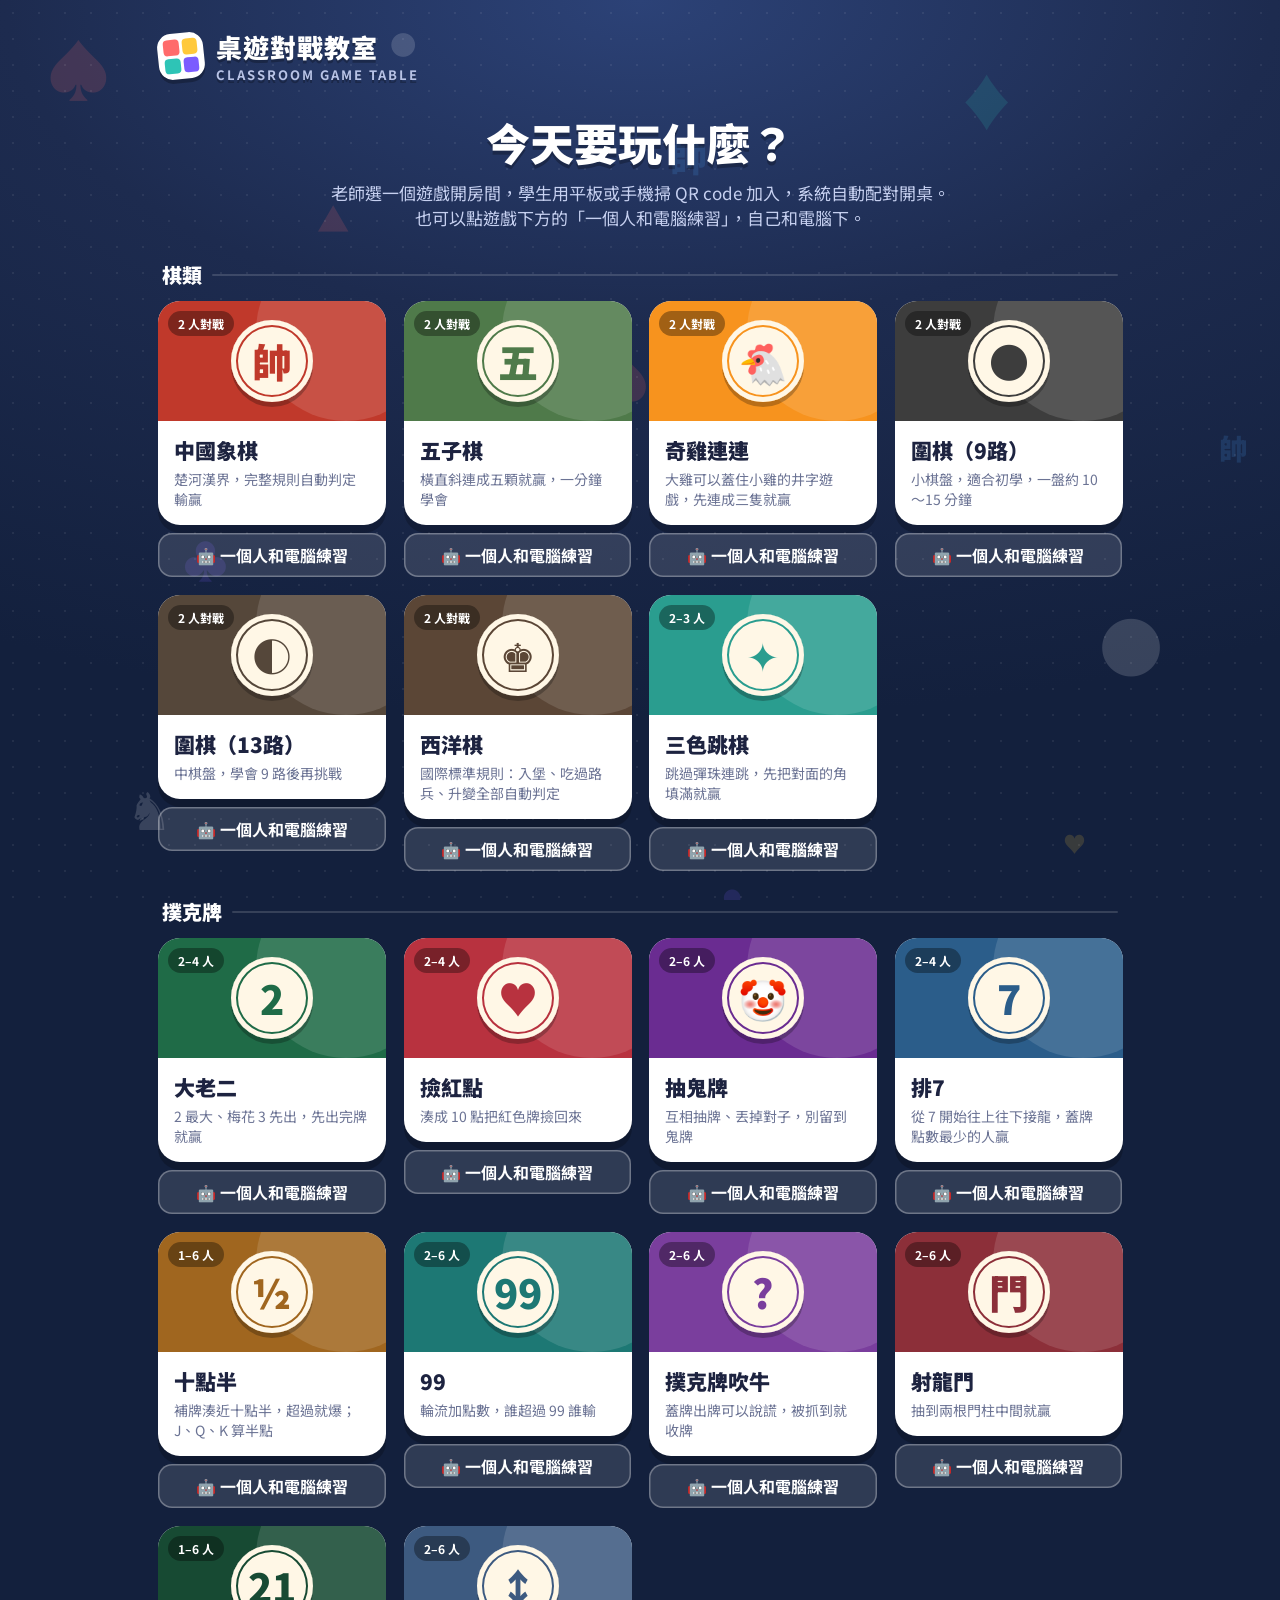
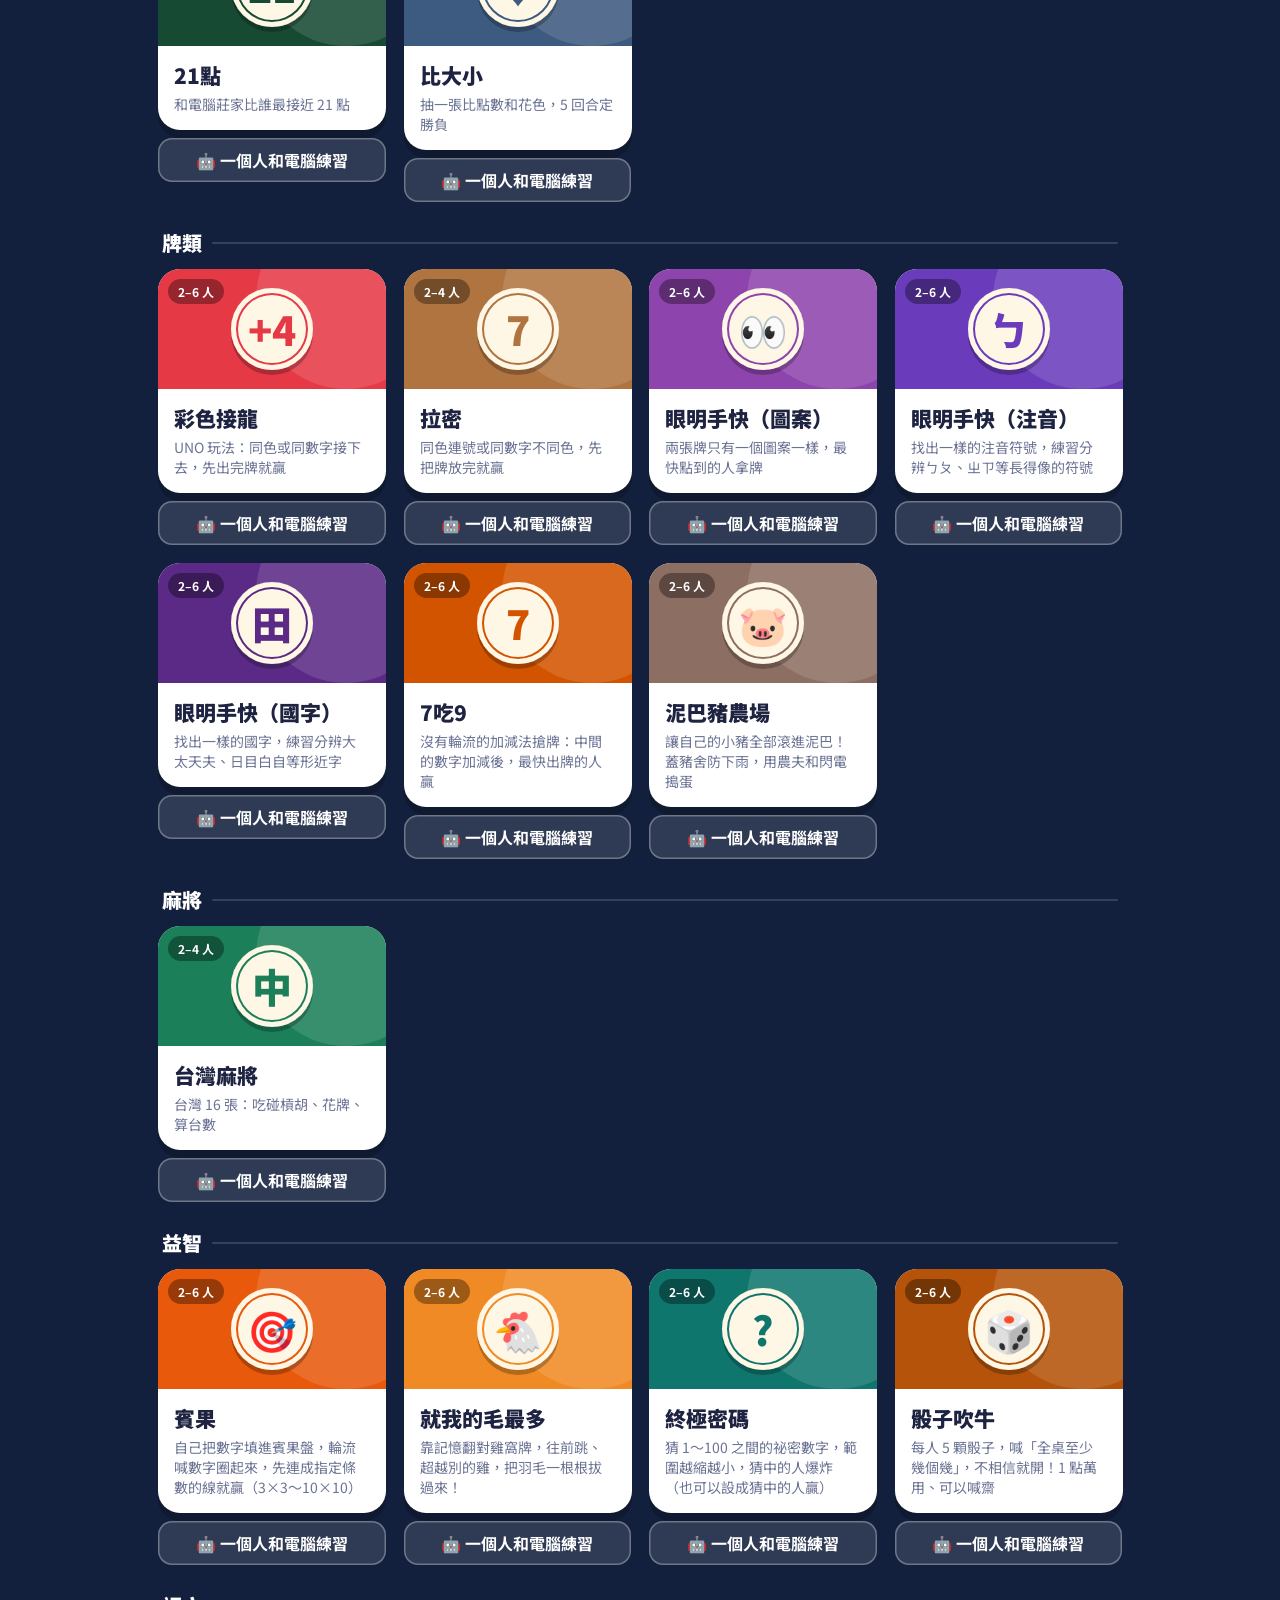
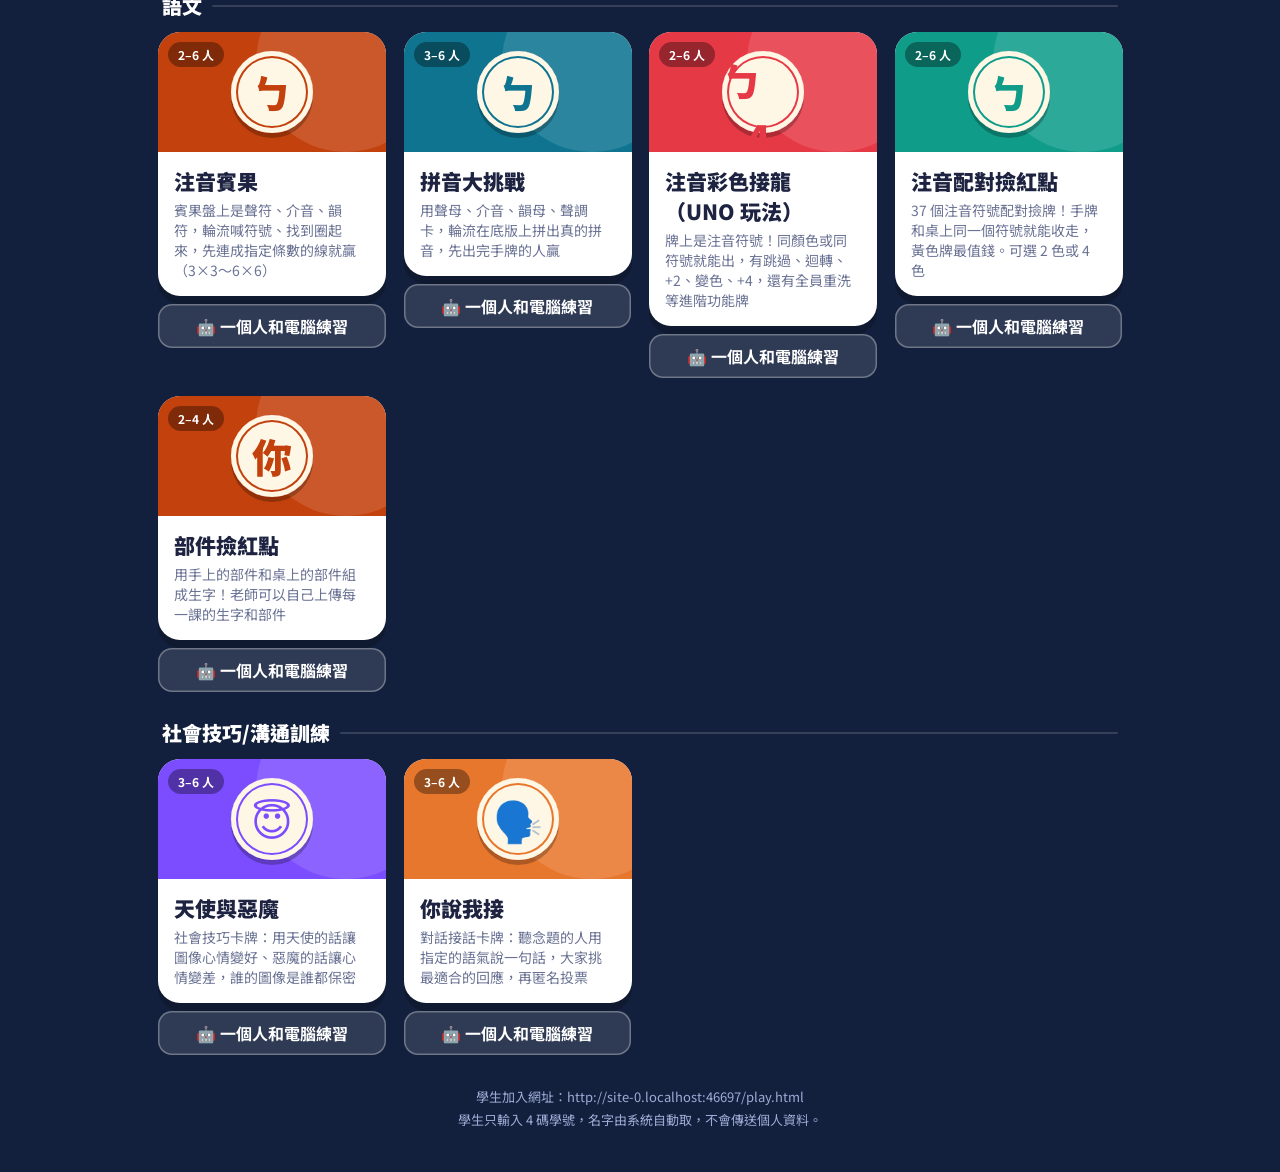
<file: index.html>
<!DOCTYPE html>
<html lang="zh-Hant-TW">
<head>
<meta charset="UTF-8">
<meta name="viewport" content="width=device-width, initial-scale=1.0">
<title>桌遊對戰教室</title>
<link rel="stylesheet" href="https://fonts.googleapis.com/css2?family=Noto+Sans+TC:wght@400;700;900&display=swap">
<link rel="stylesheet" href="platform.css?v=202611191808">
</head>
<body>
<div class="home">
  <div class="brand"><div class="logo"><i></i><i></i><i></i><i></i></div><h1>桌遊對戰教室<small>CLASSROOM GAME TABLE</small></h1></div>
  <div class="hero">
    <h2>今天要玩什麼？</h2>
    <p>老師選一個遊戲開房間，學生用平板或手機掃 QR code 加入，系統自動配對開桌。<br>也可以點遊戲下方的「一個人和電腦練習」，自己和電腦下。</p>
  </div>
  <div id="grid"></div>
  <div class="foot">學生加入網址：<span id="pu"></span><br>學生只輸入 4 碼學號，名字由系統自動取，不會傳送個人資料。</div>
</div>
<script src="decor.js?v=202611191808"></script>
<script src="games.js?v=202611191808"></script>
<script>
(function () {
  var root = document.getElementById('grid'), n = 0, LOC = /[?&]local=1/.test(location.search) ? '&local=1' : '';
  function subMenu(m) {
    var ov = document.createElement('div'); ov.className = 'overlay';
    var box = document.createElement('div'); box.className = 'panel sub-menu'; ov.appendChild(box);
    var hd = document.createElement('div'); hd.className = 'g-hd'; hd.innerHTML = '<h2></h2>'; hd.firstChild.textContent = m.title + '・選一種玩法';
    var x = document.createElement('button'); x.type = 'button'; x.className = 'btn small'; x.textContent = '✕ 關閉'; x.onclick = function () { ov.remove(); }; hd.appendChild(x); box.appendChild(hd);
    var list = document.createElement('div'); list.className = 'sub-list'; box.appendChild(list);
    m.sub.forEach(function (v) {
      var it = document.createElement('div'); it.className = 'sub-item' + (v.ready ? '' : ' off');
      var b = document.createElement('button'); b.type = 'button'; b.disabled = !v.ready;
      b.innerHTML = '<b></b><small></small><span class="tag"></span>'; b.querySelector('b').textContent = v.title; b.querySelector('small').textContent = v.desc; b.querySelector('.tag').textContent = v.ready ? v.players : '製作中';
      b.onclick = function () { location.href = 'host.html?g=' + v.id + LOC; }; it.appendChild(b);
      if (v.ready) { var a = document.createElement('a'); a.className = 'solo-link'; a.href = 'play.html?solo=' + v.id + '&local=1'; a.textContent = '🤖 和電腦練習'; it.appendChild(a); }
      list.appendChild(it);
    });
    ov.addEventListener('click', function (e) { if (e.target === ov) ov.remove(); });
    document.body.appendChild(ov);
  }
  BG.cats.forEach(function (cat) {
    var h = document.createElement('h3'); h.className = 'cat-title'; h.textContent = cat; root.appendChild(h);
    var g = document.createElement('div'); g.className = 'game-grid'; root.appendChild(g);
  BG.catalog.filter(function (m) { return m.cat === cat; }).forEach(function (m) { var i = n++;
    var b = document.createElement('button'); b.type = 'button'; b.className = 'gtile'; b.disabled = !m.ready; b.style.animationDelay = i * .06 + 's';
    b.innerHTML = '<div class="art" style="background:' + m.color + '"><span style="color:' + m.color + '">' + m.icon + '</span></div>' +
      '<div class="info"><h3></h3><p></p></div><span class="tag"></span>';
    b.querySelector('h3').textContent = m.title;
    b.querySelector('p').textContent = m.desc;
    b.querySelector('.tag').textContent = m.ready ? m.players : '規劃中';
    b.addEventListener('click', function () { if (m.sub) return subMenu(m); location.href = 'host.html?g=' + m.id + LOC; });
    var cell = document.createElement('div'); cell.className = 'gcell'; cell.appendChild(b);
    if (m.ready && !m.sub) { var solo = document.createElement('a'); solo.className = 'solo-link'; solo.href = 'play.html?solo=' + m.id + '&local=1'; solo.textContent = '🤖 一個人和電腦練習'; cell.appendChild(solo); }
    g.appendChild(cell);
  });
  });
  document.getElementById('pu').textContent = location.href.replace(/[#?].*$/, '').replace(/[^/]*$/, '') + 'play.html';
})();
</script>
</body>
</html>
</file>
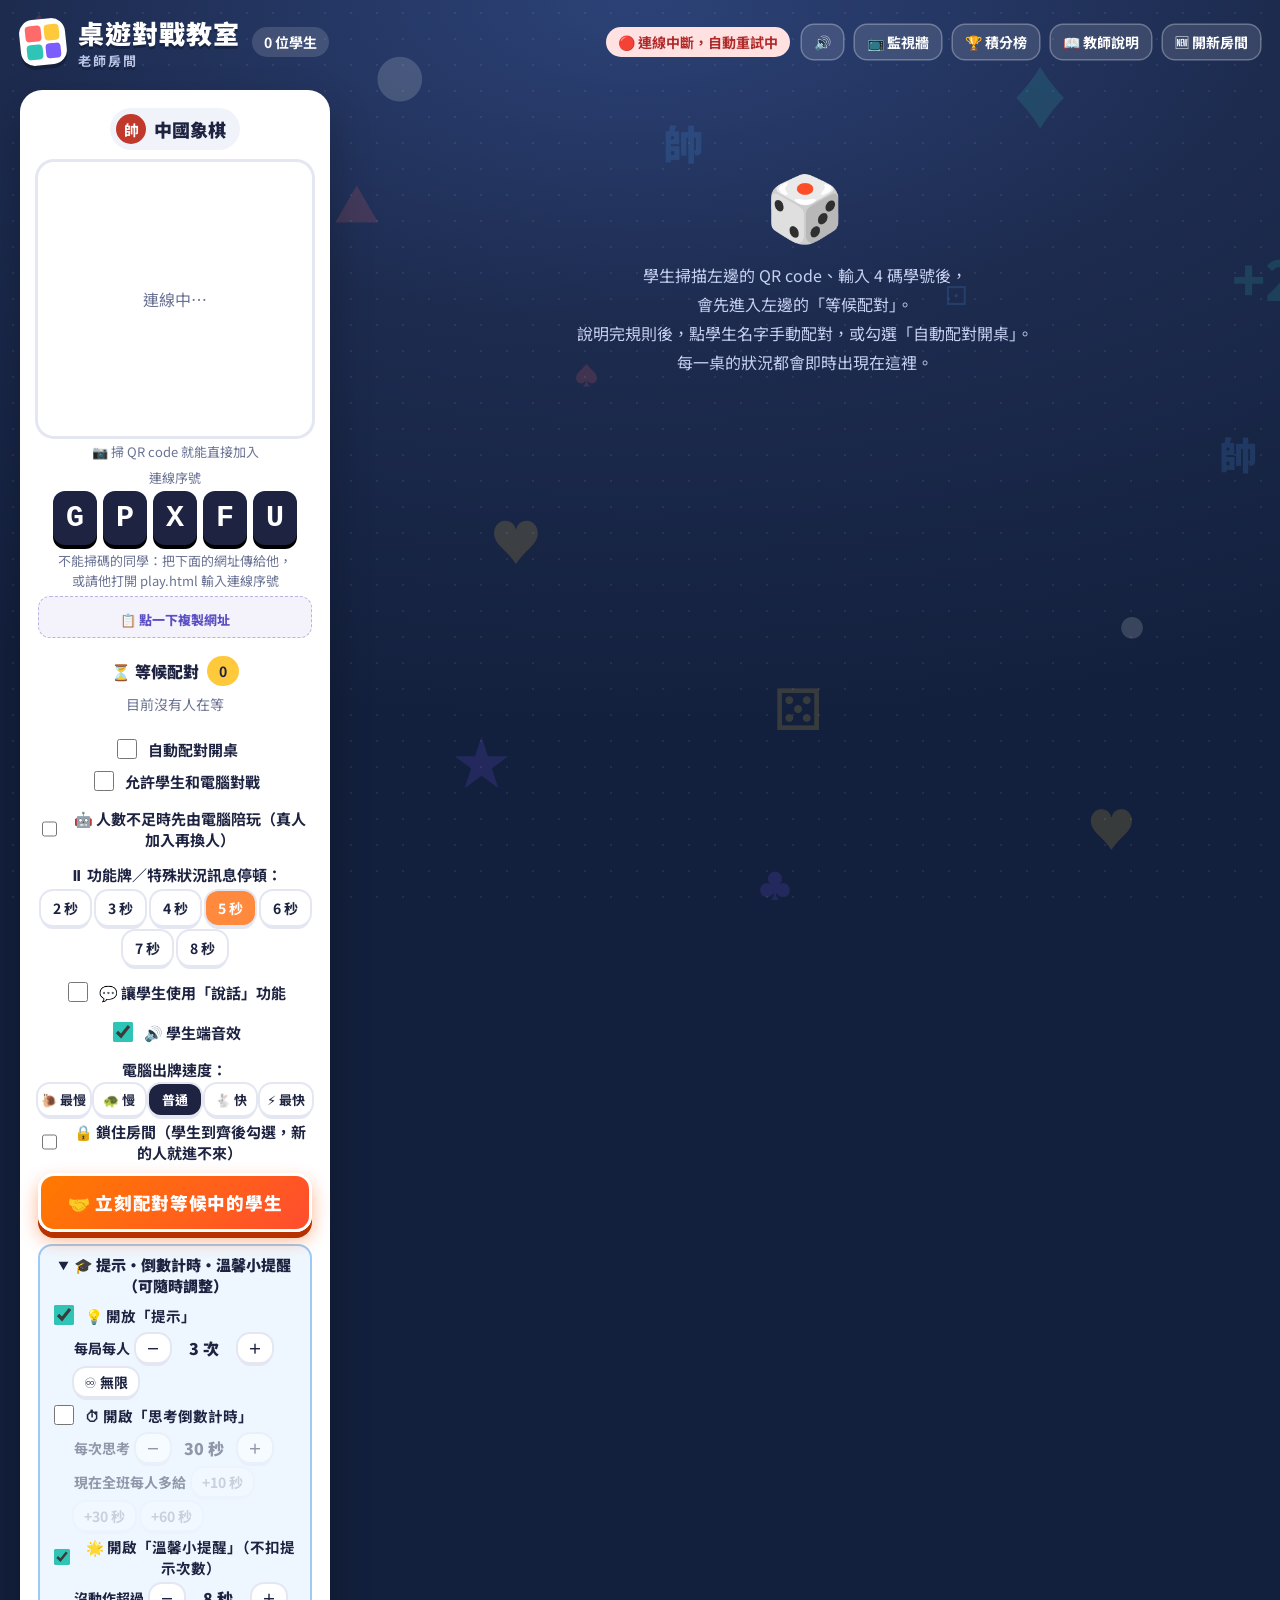
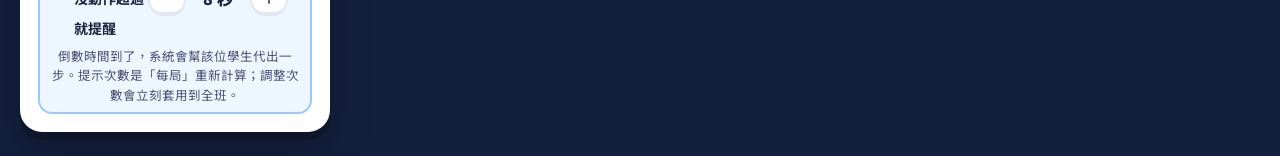
<file: host.html>
<!DOCTYPE html>
<html lang="zh-Hant-TW">
<head>
<meta charset="UTF-8">
<meta name="viewport" content="width=device-width, initial-scale=1.0">
<title>桌遊對戰教室・老師房間</title>
<link rel="stylesheet" href="https://fonts.googleapis.com/css2?family=LXGW+WenKai+TC:wght@700&family=Noto+Sans+TC:wght@400;700;900&display=swap">
<link rel="stylesheet" href="platform.css?v=202611191808">
</head>
<body>
<header class="h-top">
  <a class="brand" href="index.html" style="text-decoration:none"><div class="logo"><i></i><i></i><i></i><i></i></div><h1>桌遊對戰教室<small>老師房間</small></h1></a>
  <span class="pill" id="h-count">0 位學生</span>
  <span class="sp"></span>
  <span class="pill" id="h-net">🟡 連線中…</span>
  <span id="h-sfx"></span>
  <button class="btn small ghost" id="h-lb" type="button">🏆 積分榜</button>
  <button class="btn small ghost" id="h-help" type="button">📖 教師說明</button>
  <button class="btn small ghost" id="h-new" type="button">🆕 開新房間</button>
</header>
<div class="h-wrap">
  <aside class="panel join">
    <div class="gname" id="h-game"></div>
    <div class="qr" id="h-qr">連線中…</div>
    <div class="code-hint">📷 掃 QR code 就能直接加入</div>
    <div class="code-hint">連線序號</div>
    <div class="code-wrap" id="h-code"></div>
    <div class="code-hint">不能掃碼的同學：把下面的網址傳給他，<br>或請他打開 play.html 輸入連線序號</div>
    <button type="button" class="url-copy" id="h-copy" title="點一下複製網址"><span class="url" id="h-url"></span><span class="url-btn" id="h-copy-t">📋 點一下複製網址</span></button>
    <div class="sec-title">⏳ 等候配對 <span class="pill" id="h-wn">0</span></div>
    <div class="chips" id="h-wait"></div>
    <label class="switch"><input type="checkbox" id="h-auto"> 自動配對開桌</label>
    <label class="switch" style="margin-top:6px"><input type="checkbox" id="h-bot"> 允許學生和電腦對戰</label>
    <label class="switch lock" style="margin-top:6px"><input type="checkbox" id="h-lock"> 🔒 鎖住房間（學生到齊後勾選，新的人就進不來）</label>
    <div class="row c" style="margin-top:10px"><button class="btn small" id="h-pairnow" type="button">🤝 立刻配對等候中的學生</button></div>
  </aside>
  <section>
    <div class="tables" id="h-tables"></div>
    <div class="notable" id="h-notable"><div class="big">🎲</div><br>學生掃描左邊的 QR code、輸入 4 碼學號後，<br>會先進入左邊的「等候配對」。<br>說明完規則後，點學生名字手動配對，或勾選「自動配對開桌」。<br>每一桌的狀況都會即時出現在這裡。</div>
  </section>
</div>
<div class="overlay hidden" id="h-ov"><div class="panel" id="h-ovbox"></div></div>
<div class="overlay hidden" id="h-lbov"><div class="panel" id="h-lbbox"></div></div>
<script src="decor.js?v=202611191808"></script>
<script src="vendor/mqtt.min.js?v=202611191808"></script>
<script src="vendor/qrcode.js?v=202611191808"></script>
<script src="net.js?v=202611191808"></script>
<script src="sfx.js?v=202611191808"></script>
<script src="games.js?v=202611191808"></script>
<script src="host.js?v=202611191808"></script>
</body>
</html>
</file>
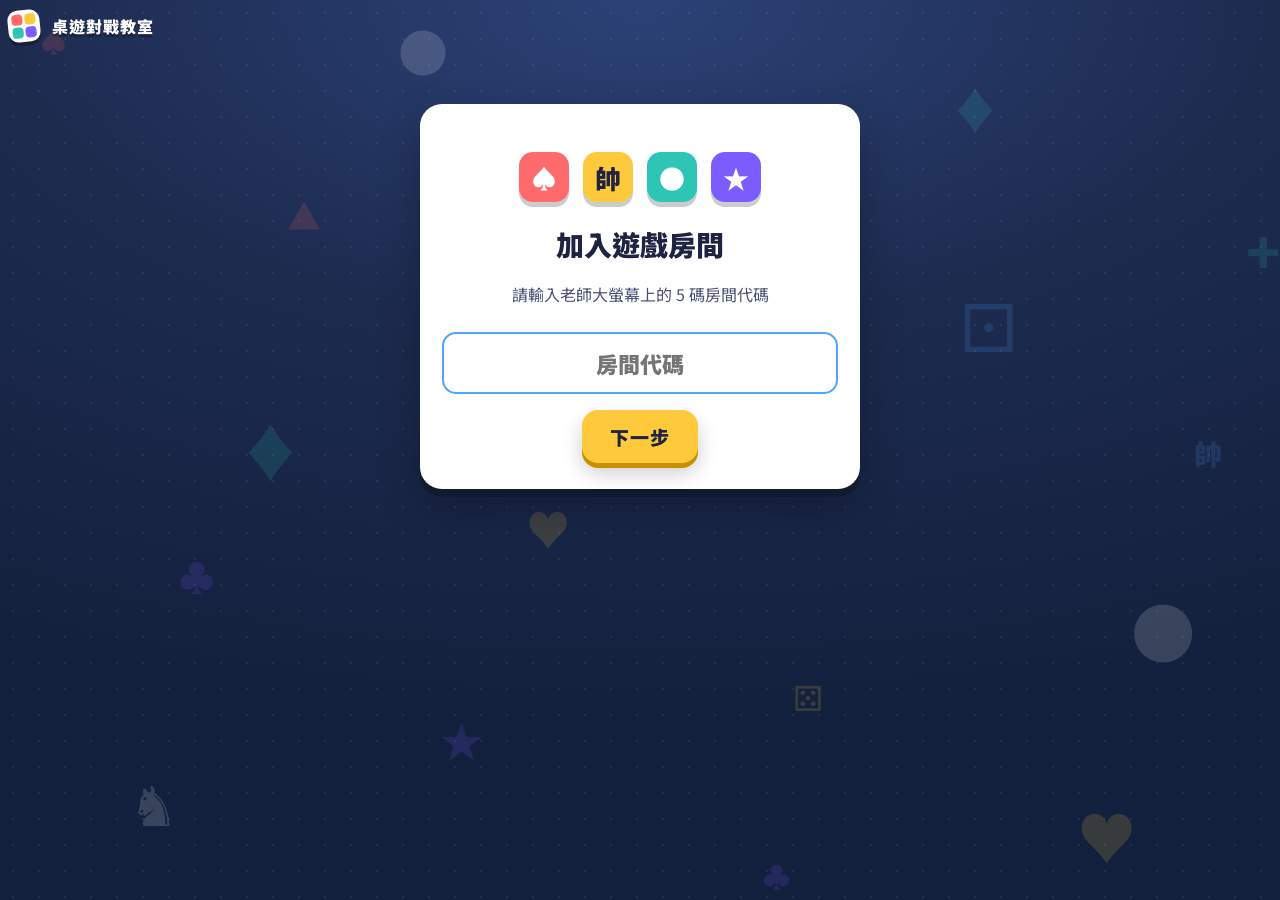
<file: play.html>
<!DOCTYPE html>
<html lang="zh-Hant-TW">
<head>
<meta charset="UTF-8">
<meta name="viewport" content="width=device-width, initial-scale=1.0, viewport-fit=cover, user-scalable=no">
<meta name="apple-mobile-web-app-capable" content="yes">
<title>桌遊對戰教室</title>
<link rel="stylesheet" href="https://fonts.googleapis.com/css2?family=LXGW+WenKai+TC:wght@700&family=Noto+Sans+TC:wght@400;700;900&display=swap">
<link rel="stylesheet" href="platform.css?v=202611191808">
</head>
<body>
<main class="p-app" id="app"></main>
<script src="decor.js?v=202611191808"></script>
<script src="vendor/mqtt.min.js?v=202611191808"></script>
<script src="net.js?v=202611191808"></script>
<script src="sfx.js?v=202611191808"></script>
<script src="games.js?v=202611191808"></script>
<script src="player.js?v=202611191808"></script>
</body>
</html>
</file>
<file: platform.css>
/* 桌遊對戰教室：平台外框（中性、活潑） */
:root {
  --bg1: #1d2b4f; --bg2: #13203d; --card: #ffffff; --ink: #1d2340; --muted: #6b7394; --line: #e4e7f2;
  --sun: #ffc93c; --sun-dk: #c98f00; --coral: #ff6b6b; --teal: #2ec4b6; --violet: #7b5cff; --sky: #4ea8ff; --good: #2fbf71;
  --sans: 'Noto Sans TC', 'PingFang TC', 'Microsoft JhengHei', system-ui, sans-serif;
}
* { box-sizing: border-box; -webkit-tap-highlight-color: transparent; }
html, body { margin: 0; min-height: 100%; }
body { background: var(--bg2); color: var(--ink); font-family: var(--sans); -webkit-user-select: none; user-select: none; overflow-x: hidden; }
.hidden { display: none !important; }

/* 背景：深藍桌面＋漂浮的彩色桌遊符號 */
.bg-scene { position: fixed; inset: 0; z-index: -1; overflow: hidden; background: radial-gradient(ellipse 110% 80% at 50% 0%, #2c4277 0%, var(--bg1) 45%, var(--bg2) 100%); }
.bg-scene::after { content: ''; position: absolute; inset: 0; background-image: radial-gradient(rgba(255,255,255,.07) 1.2px, transparent 1.4px); background-size: 26px 26px; }
.floaty { position: absolute; font-weight: 900; line-height: 1; opacity: .16; animation: floaty linear infinite; will-change: transform; }
@keyframes floaty { 0% { transform: translateY(0) rotate(0); } 50% { transform: translateY(-26px) rotate(12deg); } 100% { transform: translateY(0) rotate(0); } }

/* 文字與元件 */
.brand { display: flex; align-items: center; gap: 12px; }
.logo { width: 46px; height: 46px; border-radius: 14px; display: grid; grid-template-columns: 1fr 1fr; gap: 3px; padding: 6px; background: #fff; box-shadow: 0 4px 0 rgba(0,0,0,.25); transform: rotate(-6deg); flex: none; }
.logo i { border-radius: 4px; } .logo i:nth-child(1) { background: var(--coral); } .logo i:nth-child(2) { background: var(--sun); } .logo i:nth-child(3) { background: var(--teal); } .logo i:nth-child(4) { background: var(--violet); }
.brand h1 { margin: 0; color: #fff; font-size: 26px; font-weight: 900; letter-spacing: 1px; text-shadow: 0 3px 0 rgba(0,0,0,.25); }
.brand small { display: block; font-size: 13px; color: #b8c3e6; font-weight: 700; letter-spacing: 2px; }
.panel { background: var(--card); border-radius: 22px; padding: 18px; box-shadow: 0 8px 0 rgba(0,0,0,.18), 0 18px 40px rgba(0,0,0,.25); }
button { font-family: inherit; cursor: pointer; touch-action: manipulation; border: 0; color: var(--ink); transition: transform .12s, filter .15s, box-shadow .12s; }
button:disabled { opacity: .4; cursor: default; }
button:focus { outline: none; } button:focus-visible { outline: 3px solid var(--sky); outline-offset: 3px; }
.btn { border-radius: 14px; padding: 10px 16px; font-size: 16px; font-weight: 700; background: #fff; box-shadow: 0 0 0 2px var(--line), 0 4px 0 var(--line); }
.btn:active:not(:disabled) { transform: translateY(3px); box-shadow: 0 0 0 2px var(--line), 0 1px 0 var(--line); }
.btn.small { padding: 7px 12px; font-size: 14px; border-radius: 12px; }
.btn.ghost { background: rgba(255,255,255,.12); color: #fff; box-shadow: 0 0 0 1.5px rgba(255,255,255,.35); }
.btn.ghost:active { transform: translateY(1px); }
.btn-sun { border-radius: 16px; padding: 13px 28px; font-size: 19px; font-weight: 900; letter-spacing: 1px; background: var(--sun); box-shadow: 0 5px 0 var(--sun-dk), 0 10px 20px rgba(0,0,0,.2); }
.btn-sun:active:not(:disabled) { transform: translateY(4px); box-shadow: 0 1px 0 var(--sun-dk); }
.btn-coral { border-radius: 16px; padding: 11px 22px; font-size: 18px; font-weight: 900; color: #fff; background: var(--coral); box-shadow: 0 5px 0 #c94848; }
.btn-coral:active:not(:disabled) { transform: translateY(4px); box-shadow: 0 1px 0 #c94848; }
.btn-teal { border-radius: 16px; padding: 11px 22px; font-size: 18px; font-weight: 900; color: #fff; background: var(--teal); box-shadow: 0 5px 0 #1d8f84; }
.btn-teal:active:not(:disabled) { transform: translateY(4px); box-shadow: 0 1px 0 #1d8f84; }
input { font: inherit; padding: 13px 14px; border-radius: 14px; border: 2.5px solid var(--line); background: #f7f8fc; color: var(--ink); width: 100%; outline: none; -webkit-user-select: text; user-select: text; }
input:focus { border-color: var(--sky); background: #fff; }
.pill { display: inline-flex; align-items: center; gap: 6px; padding: 5px 12px; border-radius: 99px; background: rgba(255,255,255,.14); color: #fff; font-size: 14px; font-weight: 700; white-space: nowrap; }
.pill.light { background: #f1f3fa; color: var(--ink); }
.pill.warn { background: #ffe1e1; color: #b02a2a; }
.dot { width: 11px; height: 11px; border-radius: 50%; display: inline-block; flex: none; }
.dot.on { background: var(--good); box-shadow: 0 0 0 3px rgba(47,191,113,.22); } .dot.off { background: #c3c7d6; }
.empty { color: var(--muted); font-size: 14px; }
.row { display: flex; gap: 8px; flex-wrap: wrap; align-items: center; }
.row.c { justify-content: center; }
@keyframes pop { 0% { transform: scale(.4); } 70% { transform: scale(1.1); } }
@keyframes rise { from { opacity: 0; transform: translateY(16px) scale(.97); } }
@keyframes fade { from { opacity: 0; } }

/* ---------- 首頁：選遊戲 ---------- */
.home { max-width: 1000px; margin: 0 auto; padding: 28px 18px 40px; }
.home .hero { text-align: center; color: #fff; margin: 26px 0 30px; }
.home .hero h2 { font-size: clamp(28px, 5vw, 44px); margin: 14px 0 6px; font-weight: 900; text-shadow: 0 4px 0 rgba(0,0,0,.25); }
.home .hero p { color: #c6d0f0; margin: 0; font-size: 17px; }
.game-grid { display: grid; grid-template-columns: repeat(auto-fill, minmax(210px, 1fr)); gap: 18px; }
.gtile { position: relative; text-align: left; padding: 0; overflow: hidden; border-radius: 22px; background: #fff; box-shadow: 0 8px 0 rgba(0,0,0,.2); animation: rise .45s ease-out both; }
.gtile:hover:not(:disabled) { transform: translateY(-4px) rotate(-.6deg); }
.gtile .art { height: 120px; display: grid; place-items: center; font-size: 60px; font-weight: 900; color: #fff; position: relative; overflow: hidden; }
.gtile .art::before { content: ''; position: absolute; width: 180px; height: 180px; border-radius: 50%; background: rgba(255,255,255,.12); right: -50px; top: -60px; }
.gtile .art span { width: 82px; height: 82px; border-radius: 50%; display: grid; place-items: center; font-size: 40px; background: #fff7e6; box-shadow: 0 5px 0 rgba(0,0,0,.25), inset 0 0 0 5px #fff7e6, inset 0 0 0 7px currentColor; position: relative; }
.gtile .info { padding: 14px 16px 16px; }
.gtile h3 { margin: 0 0 4px; font-size: 21px; font-weight: 900; }
.gtile p { margin: 0; color: var(--muted); font-size: 14px; }
.gtile .tag { position: absolute; top: 10px; left: 10px; background: rgba(0,0,0,.35); color: #fff; font-size: 12px; font-weight: 700; padding: 4px 10px; border-radius: 99px; }
.gtile:disabled { opacity: 1; filter: saturate(.25); }
.gtile:disabled .tag { background: rgba(0,0,0,.55); }
.home .foot { text-align: center; color: #9eabd6; font-size: 13px; margin-top: 30px; line-height: 1.8; }

/* ---------- 老師房間 ---------- */
.h-top { display: flex; align-items: center; gap: 12px; padding: 14px 20px; flex-wrap: wrap; }
.h-top .sp { flex: 1; }
.h-wrap { display: grid; grid-template-columns: 310px 1fr; gap: 20px; padding: 6px 20px 24px; align-items: start; }
@media (max-width: 760px) { .h-wrap { grid-template-columns: 1fr; } }
.join { text-align: center; position: sticky; top: 14px; }
.join .gname { display: inline-flex; align-items: center; gap: 8px; font-weight: 900; font-size: 18px; padding: 6px 14px 6px 6px; border-radius: 99px; background: #f1f3fa; }
.join .gname b { width: 30px; height: 30px; border-radius: 50%; display: grid; place-items: center; color: #fff; font-size: 15px; }
.join .qr { background: #fff; border-radius: 16px; padding: 8px; margin-top: 12px; aspect-ratio: 1; display: flex; align-items: center; justify-content: center; color: var(--muted); box-shadow: 0 0 0 3px var(--line); }
.join .qr svg { width: 100%; height: auto; }
.join .code-wrap { margin-top: 4px; display: flex; justify-content: center; gap: 6px; }
.join .code-wrap span { width: 44px; height: 54px; display: grid; place-items: center; font-size: 30px; font-weight: 900; font-family: ui-monospace, Menlo, monospace; background: var(--ink); color: #fff; border-radius: 12px; box-shadow: 0 4px 0 #000; animation: pop .4s both; }
.join .code-wrap span:nth-child(2) { animation-delay: .05s; } .join .code-wrap span:nth-child(3) { animation-delay: .1s; } .join .code-wrap span:nth-child(4) { animation-delay: .15s; } .join .code-wrap span:nth-child(5) { animation-delay: .2s; }
.join .url { font-size: 11px; color: var(--muted); word-break: break-all; margin-top: 8px; -webkit-user-select: text; user-select: text; }
.sec-title { font-weight: 900; margin: 18px 0 8px; display: flex; align-items: center; justify-content: center; gap: 8px; }
.sec-title .pill { background: var(--sun); color: var(--ink); }
.chips { display: flex; flex-wrap: wrap; gap: 6px; justify-content: center; }
.chip { display: inline-flex; align-items: center; gap: 6px; padding: 5px 4px 5px 11px; background: #f1f3fa; border-radius: 99px; font-size: 15px; font-weight: 700; animation: pop .35s; }
.chip .x { padding: 0 7px; background: none; color: var(--muted); font-size: 17px; }
.switch { display: flex; align-items: center; justify-content: center; gap: 8px; font-size: 15px; margin-top: 14px; font-weight: 700; }
.switch input { width: 20px; height: 20px; accent-color: #2ec4b6; }
.tables { display: grid; grid-template-columns: repeat(auto-fill, minmax(230px, 1fr)); gap: 18px; }
.tcard { cursor: pointer; padding: 12px; animation: rise .45s ease-out; transition: transform .15s; }
.tcard:hover { transform: translateY(-4px); }
.tcard .hd { display: flex; justify-content: space-between; align-items: center; margin-bottom: 6px; }
.tcard .no { display: flex; align-items: center; gap: 8px; font-weight: 900; font-size: 18px; }
.tcard .no b { width: 30px; height: 30px; border-radius: 10px; display: grid; place-items: center; background: var(--violet); color: #fff; font-size: 16px; transform: rotate(-6deg); }
.who { display: flex; align-items: center; gap: 7px; font-size: 15px; min-width: 0; padding: 3px 2px; }
.who .n { overflow: hidden; text-overflow: ellipsis; white-space: nowrap; font-weight: 700; }
.who .chipc { width: 13px; height: 13px; border-radius: 50%; flex: none; box-shadow: 0 0 0 2px #fff, 0 0 0 3px rgba(0,0,0,.15); }
.who.turn::after { content: '思考中…'; font-size: 12px; color: var(--teal); margin-left: auto; font-weight: 900; }
.st { font-size: 14px; margin-top: 8px; color: var(--muted); text-align: center; font-weight: 700; }
.st.hot { color: var(--coral); } .st.done { color: var(--good); }
.notable { padding: 56px 20px; text-align: center; color: #c6d0f0; line-height: 1.8; }
.notable .big { font-size: 64px; animation: floaty 4s ease-in-out infinite; display: inline-block; }
.overlay { position: fixed; inset: 0; background: rgba(10,16,35,.6); backdrop-filter: blur(4px); -webkit-backdrop-filter: blur(4px); display: flex; align-items: center; justify-content: center; padding: 18px; z-index: 20; animation: fade .2s; }
.overlay .panel { width: min(600px, 100%); max-height: calc(100% - 10px); overflow: auto; animation: rise .3s ease-out; }
.overlay .big-view svg { max-height: 62vh; width: auto; margin: 0 auto; display: block; }
.help { line-height: 1.85; color: #3c4366; }
.help h2 { margin-top: 0; color: var(--ink); }
.help b { color: var(--violet); }

/* ---------- 學生端外框 ---------- */
.p-app { min-height: 100vh; min-height: 100dvh; display: flex; flex-direction: column; align-items: center; padding: max(10px, env(safe-area-inset-top)) 8px max(10px, env(safe-area-inset-bottom)); gap: 8px; }
.p-card { width: min(440px, 100%); margin-top: 6vh; text-align: center; padding: 26px 22px; }
.p-card h2 { margin: 6px 0 4px; font-size: 28px; font-weight: 900; }
.p-card p { line-height: 1.75; color: #4a5175; }
.p-card .err { color: #c43a3a; font-weight: 700; }
.p-card input { margin: 8px 0 16px; text-align: center; font-size: 22px; font-weight: 900; }
.p-card .gbadge { display: inline-flex; align-items: center; gap: 8px; padding: 6px 14px 6px 6px; border-radius: 99px; background: #f1f3fa; font-weight: 900; }
.p-card .gbadge b { width: 30px; height: 30px; border-radius: 50%; display: grid; place-items: center; color: #fff; font-size: 15px; }
.p-top { width: 100%; display: flex; align-items: center; gap: 8px; }
.p-top .brand h1 { font-size: 17px; } .p-top .logo { width: 32px; height: 32px; padding: 4px; border-radius: 10px; gap: 2px; }
.p-top .sp { flex: 1; }
.wait-dice { display: flex; justify-content: center; gap: 14px; margin: 22px 0; }
.wait-dice span { width: 50px; height: 50px; border-radius: 14px; display: grid; place-items: center; font-size: 26px; font-weight: 900; color: #fff; box-shadow: 0 5px 0 rgba(0,0,0,.2); animation: hop 1.3s ease-in-out infinite; }
.wait-dice span:nth-child(1) { background: var(--coral); } .wait-dice span:nth-child(2) { background: var(--sun); color: var(--ink); animation-delay: .15s; } .wait-dice span:nth-child(3) { background: var(--teal); animation-delay: .3s; } .wait-dice span:nth-child(4) { background: var(--violet); animation-delay: .45s; }
@keyframes hop { 30% { transform: translateY(-16px) rotate(-10deg); } 60% { transform: none; } }
.emotes { display: grid; grid-template-columns: repeat(4, 1fr); gap: 7px; width: min(460px, 100%); animation: rise .25s; }
.emotes button { padding: 9px 4px; font-size: 16px; }
.reqbar { width: min(560px, 100%); text-align: center; padding: 14px; box-shadow: 0 0 0 3px var(--sun), 0 10px 26px rgba(0,0,0,.25); }
.reqbar p { margin: 0 0 10px; font-size: 19px; font-weight: 900; }
.result { width: min(600px, 100%); text-align: center; padding: 18px; }
.result .badge { width: 74px; height: 74px; margin: 0 auto; border-radius: 22px; display: grid; place-items: center; font-size: 40px; transform: rotate(-6deg); box-shadow: 0 5px 0 rgba(0,0,0,.18); animation: pop .5s; }
.result h2 { margin: 12px 0 4px; font-size: 32px; font-weight: 900; }
.result p { margin: 4px 0 14px; color: var(--muted); font-weight: 700; }
.toast { position: fixed; left: 50%; top: 14px; transform: translateX(-50%); background: var(--ink); color: #fff; padding: 11px 20px; border-radius: 14px; z-index: 30; font-size: 17px; font-weight: 700; animation: rise .3s; box-shadow: 0 8px 20px rgba(0,0,0,.3); max-width: calc(100% - 24px); text-align: center; }
.net-warn { position: fixed; right: 8px; bottom: 8px; z-index: 30; }
.bubble { position: absolute; left: 50%; transform: translateX(-50%); background: #fff; color: var(--ink); padding: 7px 16px; border-radius: 16px; box-shadow: 0 6px 16px rgba(0,0,0,.25), 0 0 0 2.5px var(--sun); font-size: 19px; font-weight: 900; white-space: nowrap; z-index: 5; animation: bub .3s cubic-bezier(.2,1.4,.4,1); pointer-events: none; }
.bubble.down { top: 115%; } .bubble.up { bottom: 115%; }
@keyframes bub { from { transform: translateX(-50%) scale(.4); opacity: 0; } }
.confetti { position: fixed; z-index: 40; pointer-events: none; width: 10px; height: 14px; border-radius: 3px; animation: burst 2.6s ease-out forwards; }
@keyframes burst { to { transform: translate(var(--dx), var(--dy)) rotate(720deg); opacity: 0; } }
.enter { animation: rise .4s ease-out; }

/* ---------- 說明視窗 ---------- */
.overlay .panel.guide { width: min(760px, 100%); display: flex; flex-direction: column; padding: 0; overflow: hidden; }
.g-hd { display: flex; align-items: center; justify-content: space-between; gap: 10px; padding: 16px 18px 8px; }
.g-hd h2 { margin: 0; font-size: 22px; }
.g-tabs { display: flex; gap: 6px; padding: 4px 18px 12px; overflow-x: auto; border-bottom: 2px solid var(--line); flex: none; }
.g-tabs button { flex: none; padding: 8px 14px; border-radius: 99px; background: #f1f3fa; font-weight: 700; font-size: 15px; }
.g-tabs button.on { background: var(--ink); color: #fff; }
.g-body { padding: 14px 20px 22px; overflow-y: auto; line-height: 1.85; color: #3c4366; font-size: 16px; -webkit-user-select: text; user-select: text; }
.g-body h4 { margin: 14px 0 4px; color: var(--ink); }
.g-body b { color: var(--ink); }
.g-body .c-jade { color: #2f7d62; } .g-body .c-red { color: #b8322a; }
.g-body ol, .g-body ul { padding-left: 1.3em; margin: 6px 0; } .g-body li { margin: 4px 0; }
.g-body code { background: #f1f3fa; padding: 1px 6px; border-radius: 6px; }
.g-figs { display: grid; grid-template-columns: repeat(auto-fill, minmax(190px, 1fr)); gap: 14px; margin-top: 8px; }
.g-fig { margin: 0; background: #f7f8fc; border-radius: 14px; padding: 10px; }
.g-fig svg { max-width: 220px; margin: 0 auto; }
.g-fig figcaption { font-size: 14px; line-height: 1.6; margin-top: 6px; color: #3c4366; }
.g-tbl { border-collapse: collapse; margin: 6px 0 10px; min-width: 220px; }
.g-tbl th, .g-tbl td { border: 2px solid var(--line); padding: 6px 16px; text-align: center; }
.g-tbl th { background: #f1f3fa; }
/* 積分榜 */
.lb { width: 100%; border-collapse: collapse; font-size: 17px; }
.lb th { text-align: left; color: var(--muted); font-size: 14px; padding: 6px 8px; border-bottom: 2px solid var(--line); }
.lb td { padding: 8px; border-bottom: 1px solid var(--line); font-weight: 700; }
.lb td.pts { font-size: 20px; font-weight: 900; color: var(--violet); }
.lb .medal { font-size: 22px; }
.cat-title { color: #fff; font-size: 20px; font-weight: 900; margin: 26px 4px 12px; display: flex; align-items: center; gap: 10px; }
.cat-title::after { content: ''; flex: 1; height: 2px; background: rgba(255,255,255,.15); border-radius: 2px; }
.bot-card { margin-top: 0; }
.levels { display: grid; grid-template-columns: 1fr 1fr; gap: 10px; margin-top: 8px; }
.levels .lv { display: flex; flex-direction: column; align-items: center; gap: 2px; padding: 12px 8px; border-radius: 16px; background: #f4f6fc; box-shadow: 0 0 0 2px var(--line), 0 4px 0 var(--line); }
.levels .lv:active { transform: translateY(3px); box-shadow: 0 0 0 2px var(--line), 0 1px 0 var(--line); }
.levels .lv .ic { font-size: 30px; }
.levels .lv b { font-size: 18px; }
.levels .lv small { font-size: 12.5px; color: var(--muted); line-height: 1.4; }
.levels .lv:nth-child(1):hover { box-shadow: 0 0 0 2px #2ec4b6, 0 4px 0 #2ec4b6; } .levels .lv:nth-child(2):hover { box-shadow: 0 0 0 2px #4ea8ff, 0 4px 0 #4ea8ff; }
.levels .lv:nth-child(3):hover { box-shadow: 0 0 0 2px #ffc93c, 0 4px 0 #ffc93c; } .levels .lv:nth-child(4):hover { box-shadow: 0 0 0 2px #ff6b6b, 0 4px 0 #ff6b6b; }
.btn.on { background: var(--ink); color: #fff; }
/* 棋盤縮放 */
.zoom-wrap { position: relative; width: 100%; }
.zoom-vp { position: relative; overflow: hidden; touch-action: pan-y; border-radius: 6px; }
.zoom-vp.zoomed { touch-action: none; cursor: grab; box-shadow: 0 0 0 3px rgba(78,168,255,.6); }
.zoom-inner { transform-origin: 0 0; will-change: transform; }
.zoom-wrap { display: flex; flex-direction: column; }
.zoom-ctl { order: -1; align-self: flex-end; display: flex; gap: 4px; background: rgba(29,35,64,.72); padding: 3px; border-radius: 11px; margin-bottom: 6px; }
.zoom-ctl button { min-width: 34px; height: 28px; border-radius: 9px; background: rgba(255,255,255,.92); font-weight: 900; font-size: 15px; padding: 0 6px; }
.zoom-ctl button:nth-child(2) { font-size: 12px; min-width: 46px; }
.gcell { display: flex; flex-direction: column; gap: 8px; }
.gcell .gtile { width: 100%; }
.solo-link { display: block; text-align: center; color: #fff; font-weight: 700; text-decoration: none; padding: 10px; border-radius: 14px; background: rgba(255,255,255,.12); box-shadow: inset 0 0 0 1.5px rgba(255,255,255,.3); }
.solo-link:hover { background: rgba(255,255,255,.2); }
/* 避免文字換行讓棋盤位置跳動 */
.p-top .brand h1 { white-space: nowrap; font-size: 16px; }
.p-top button, .p-top .pill { white-space: nowrap; flex: none; }
@media (max-width: 360px) { .p-top .brand h1 { display: none; } }
.gm-status, .xq-status { white-space: nowrap; overflow: hidden; text-overflow: ellipsis; max-width: 100%; }
.join .code-hint { font-size: 13px; color: var(--muted); text-align: center; margin: 6px 0 2px; line-height: 1.5; word-break: break-all; }
.join .code-hint b { color: var(--ink, #2d2a4a); }
.join .url-copy { display: block; width: 100%; margin-top: 6px; padding: 8px 10px; border-radius: 12px; background: #f4f2fb; border: 1.5px dashed #b9b3dd; cursor: pointer; text-align: center; transition: background .2s; }
.join .url-copy:hover { background: #ece8fb; }
.join .url-copy.done { background: #e3f7ea; border-color: #27ae60; }
.join .url-copy .url { display: block; margin-top: 0; font-size: 12px; color: var(--ink, #2d2a4a); }
.join .url-btn { display: inline-block; margin-top: 5px; font-size: 13px; font-weight: 800; color: #5b4fc4; }
.join .url-copy.done .url-btn { color: #1b7a43; }

.seatsel { flex-wrap: wrap; justify-content: center; gap: 6px; } .seatsel > span { flex: 0 0 100%; text-align: center; } .seatsel .btn { min-width: 44px; white-space: nowrap; }
.sub-menu { width: min(560px, 94vw); max-height: 88vh; overflow: auto; }
.sub-list { display: grid; grid-template-columns: repeat(auto-fill, minmax(220px, 1fr)); gap: 10px; padding: 4px 2px 8px; }
.sub-item { display: flex; flex-direction: column; gap: 4px; }
.sub-item button { position: relative; text-align: left; padding: 12px 14px; border-radius: 16px; background: #fff; box-shadow: 0 0 0 2px #e4e0f5, 0 4px 0 #e4e0f5; display: flex; flex-direction: column; gap: 3px; }
.sub-item button b { font-size: 19px; font-weight: 900; }
.sub-item button small { color: var(--muted); font-size: 13px; }
.sub-item button .tag { position: absolute; right: 10px; top: 10px; font-size: 11.5px; font-weight: 800; background: #1f6b47; color: #fff; border-radius: 99px; padding: 2px 8px; }
.sub-item.off button { opacity: .55; }
.sub-item.off button .tag { background: #9a96b5; }
.sub-item .solo-link { text-align: center; }
.speedsel { display: grid !important; grid-template-columns: repeat(5, 1fr); gap: 4px; } .speedsel > span { grid-column: 1 / -1; } .speedsel .btn { min-width: 0; padding: 6px 2px; font-size: 13px; }
/* 橫式畫面的棋盤遊戲：棋盤在左、資訊在右（player.js 自動加上 fit-land） */
.fit-land { display: grid !important; grid-template-columns: auto minmax(240px, 1fr); grid-auto-rows: min-content; align-content: center; align-items: center; column-gap: 18px; row-gap: 10px; }
.fit-land > * { grid-column: 2; }
.fit-land > [class*="-board"] { grid-column: 1; grid-row: 1 / span 12; align-self: center; width: calc(var(--vh, 1vh) * 100 - 120px) !important; max-width: none !important; min-width: 0 !important; margin: 0 !important; }
.fit-land > .xq-board { width: calc((var(--vh, 1vh) * 100 - 120px) * .9) !important; }
.fit-land > [class*="-status"] { white-space: normal; }
.switch.gopt { background: #fff4d6; border: 2px solid #f4a300; border-radius: 14px; padding: 8px; margin: 4px 0 8px; font-weight: 800; }
.chip.pick { cursor: pointer; user-select: none; }
.chip.pick.sel { background: #fde68a; box-shadow: 0 0 0 2px #f59e0b; }
.chip .ck { width: 16px; height: 16px; border-radius: 50%; background: #f59e0b; color: #fff; font-size: 11px; font-weight: 900; display: inline-flex; align-items: center; justify-content: center; }
.manual { display: flex; flex-wrap: wrap; align-items: center; justify-content: center; gap: 6px; margin-top: 8px; text-align: center; }
/* 遊戲自己的老師端工具列、投影畫面 */
.gpanel { margin-bottom: 14px; }
.tcard.alert { box-shadow: 0 0 0 3px #ff9800, 0 6px 18px #ff980055; }
.tbadge { font-weight: 800; }
.proj { position: fixed; inset: 0; z-index: 60; background: #1b123a; color: #fff; display: flex; flex-direction: column; align-items: center; justify-content: center; padding: 40px 5vw; overflow: auto; }
.proj .proj-x { position: absolute; top: 14px; right: 14px; }

/* 只能開一桌的遊戲：桌子放大成整個畫面，左邊是老師控制台、右邊是遊戲桌 */
.overlay.wide { padding: 0; backdrop-filter: none; -webkit-backdrop-filter: none; }
.overlay.wide > .panel { width: 100%; max-width: none; height: 100%; max-height: none; border-radius: 0; display: grid; grid-template-columns: minmax(380px, 1fr) minmax(420px, 1.15fr); gap: 14px; padding: 12px 52px; overflow: hidden; animation: none; }
.overlay.wide .ov-l, .overlay.wide .ov-r { overflow-y: auto; min-height: 0; }
.overlay.wide .ov-l .gpanel { margin: 0; }
@media (max-width: 900px) { .overlay.wide > .panel { grid-template-columns: 1fr; overflow-y: auto; } .overlay.wide .ov-l, .overlay.wide .ov-r { overflow: visible; } }
.overlay.wide .ov-l > .panel { width: auto; max-height: none; overflow: visible; animation: none; }

/* 同步投影 */
.proj.cast { padding: 8px 8px 0; justify-content: flex-start; overflow: hidden; touch-action: none; }
.cast-fit { position: relative; flex: none; margin: 0 auto; }
.cast-stage { position: absolute; left: 0; top: 0; width: 1600px; height: 900px; transform-origin: 0 0; }
.cast-html { position: absolute; inset: 0; display: flex; flex-direction: column; align-items: center; justify-content: center; text-align: center; padding: 30px 60px; overflow: hidden; }
.cast-cv { position: absolute; inset: 0; width: 1600px; height: 900px; pointer-events: none; touch-action: none; }
.cast-bar { flex: none; display: flex; flex-wrap: wrap; gap: 6px; align-items: center; justify-content: center; padding: 8px 60px 10px; }
.cast-bar .btn.on { outline: 3px solid #ffc107; }
.cast-live { color: #ffe082; font-weight: 800; font-size: 15px; margin-right: 6px; }
.p-cast .cast-live { display: block; text-align: center; padding: 6px 0 10px; font-size: 18px; }
.cast-dot { width: 30px; height: 30px; border-radius: 50%; border: 3px solid #fff6; padding: 0; cursor: pointer; }
.cast-dot.on { border-color: #fff; box-shadow: 0 0 0 3px #ffc107; }
.p-cast { z-index: 100000; }
.p-cast .btn, .p-cast .host-only, .p-cast button { visibility: hidden; }
.cast .host-only { opacity: .7; }

.g-act { display: block; margin: 4px auto 14px; }
.cast-html.doc { justify-content: flex-start; overflow-y: auto; padding: 20px 60px; }
.p-cast .cast-html.doc { overflow: hidden; }
.cast-doc { background: #fff; color: #2b2340; border-radius: 22px; padding: 28px 44px; text-align: left; font-size: 28px; line-height: 1.7; width: 1400px; max-height: none; overflow: visible; }
.cast-doc h2 { margin: 0 0 10px; font-size: 40px; } .cast-doc h3 { font-size: 32px; margin: 18px 0 6px; }

/* ---------- 提示・倒數計時・溫馨小提醒 ---------- */
.aid { margin-top: 12px; border-radius: 14px; background: #eef7ff; border: 2px solid #9ccaf5; padding: 8px 10px; }
.aid > summary { font-weight: 900; cursor: pointer; font-size: 15px; }
.aid-row { display: flex; flex-wrap: wrap; align-items: center; gap: 6px; margin-top: 6px; }
.aid-row .switch { margin-top: 0; justify-content: flex-start; font-size: 14.5px; }
.aid-row.sub { padding-left: 24px; font-size: 14px; font-weight: 700; }
.aid-row.off { opacity: .45; }
.aid-row .btn.small { padding: 4px 10px; min-width: 34px; }
.aid-row .btn.small.on { background: #ffd54a; }
.aid-v { min-width: 56px; text-align: center; font-size: 16px; font-weight: 900; }
.aid-note { margin: 8px 0 0; font-size: 12.5px; color: #4a5175; line-height: 1.55; }
.tmr { background: #fff1d6 !important; color: #8a4b00 !important; font-weight: 900; }
.p-top .aid-btn { background: #ffe27a; color: #3b2a00; font-weight: 900; box-shadow: 0 0 0 2px #f5b800; }
.p-top .aid-btn.on { background: #fff6c2; }
.p-top .aid-btn.dis { opacity: .5; box-shadow: none; }
.p-top .aid-tl { background: #fff; color: #1d3b6b; font-weight: 900; font-size: 16px; min-width: 62px; justify-content: center; }
.p-top .aid-tl.warn2 { background: #ffe9a8; color: #7a4a00; }
.p-top .aid-tl.hot { background: #ff5a4d; color: #fff; animation: aidshake .5s infinite; }
@keyframes aidshake { 25% { transform: translateX(-2px); } 75% { transform: translateX(2px); } }
@media (max-width: 560px) { .p-top.aidon .brand h1, .p-top.aidon .code-pill { display: none; } }
.aid-bar { position: fixed; left: 0; right: 0; top: 0; height: 6px; background: rgba(0,0,0,.12); z-index: 90; pointer-events: none; }
.aid-bar i { display: block; height: 100%; background: #2ec4b6; transition: width .25s linear; }
.aid-bar.hot i { background: #ff5a4d; }
.aid-banner { position: fixed; left: 8px; right: 8px; top: 52px; z-index: 80; display: flex; flex-direction: column; gap: 6px; align-items: center; pointer-events: none; }
.aid-msg { pointer-events: auto; max-width: min(640px, 100%); display: flex; align-items: flex-start; gap: 8px; padding: 10px 12px; border-radius: 14px; font-size: 17px; font-weight: 800; line-height: 1.5; white-space: pre-line; box-shadow: 0 6px 22px rgba(0,0,0,.35); animation: rise .25s; }
.aid-msg.hint { background: #fff3b0; color: #3b2a00; box-shadow: 0 0 0 3px #f5b800, 0 6px 22px rgba(0,0,0,.35); }
.aid-msg.tip { background: #dff7e6; color: #0d4a26; box-shadow: 0 0 0 3px #3dbb6b, 0 6px 22px rgba(0,0,0,.35); }
.aid-msg .tx { flex: 1; }
.aid-msg .x { flex: none; border: 0; background: rgba(0,0,0,.12); border-radius: 50%; width: 28px; height: 28px; font-size: 14px; font-weight: 900; cursor: pointer; }
.hint-hl { outline: 4px solid #ffd400 !important; outline-offset: 2px; border-radius: 8px; box-shadow: 0 0 0 4px rgba(255,212,0,.55), 0 0 18px 6px rgba(255,200,0,.95) !important; animation: hintpulse 1s ease-in-out infinite; position: relative; z-index: 3; }
@keyframes hintpulse { 50% { box-shadow: 0 0 0 7px rgba(255,212,0,.35), 0 0 26px 10px rgba(255,200,0,.65); } }

/* 立刻配對：顯眼的對比色大按鈕 */
#h-pairnow { background: linear-gradient(135deg, #ff7a00, #ff4d2e) !important; color: #fff !important; border: 3px solid #fff !important; font-size: 1.1rem !important; font-weight: 900 !important; padding: 14px 12px !important; width: 100%; white-space: nowrap; min-height: 56px; border-radius: 16px !important; box-shadow: 0 6px 0 #b83200, 0 8px 18px rgba(255,90,0,.45) !important; letter-spacing: .04em; cursor: pointer; }
#h-pairnow:active { transform: translateY(4px); box-shadow: 0 2px 0 #b83200 !important; }

/* ---------- 電腦陪玩換人 ---------- */
.fill-lv { flex-wrap: wrap; margin: 4px 0 2px 22px; }
.joinov { z-index: 70; }
.joinbox { max-width: 620px; width: 100%; max-height: 90vh; overflow: auto; }
.joinbox h2 { margin: 0 0 4px; }
.joincard { border: 2px solid #ffd166; border-radius: 14px; padding: 12px; margin-top: 12px; display: flex; flex-direction: column; gap: 8px; background: #fffaf0; }
.joincard .jt { margin: 0; font-weight: 900; font-size: 1.05rem; }
.jbtn { font-size: 1.05rem !important; font-weight: 900 !important; padding: 12px 14px !important; text-align: left; white-space: normal; }
.jbtn.take { background: #2a9d5c !important; color: #fff !important; }
.jbtn.new { background: #1d7dd8 !important; color: #fff !important; }
.jbtn.later { background: #f4a300 !important; color: #fff !important; }
.jbtn:disabled { opacity: .45; cursor: not-allowed; }
.p-pause { position: fixed; inset: 0; z-index: 80; background: rgba(20,28,55,.35); backdrop-filter: blur(9px); -webkit-backdrop-filter: blur(9px); display: flex; align-items: center; justify-content: center; padding: 20px; }
.p-pause .pp-box { background: #fff; color: #1b2440; border-radius: 22px; padding: 22px 26px; text-align: center; max-width: 420px; box-shadow: 0 12px 40px rgba(0,0,0,.35); }
.p-pause .pp-ic { font-size: 3rem; }
.p-pause b { font-size: 1.5rem; display: block; margin: 4px 0 6px; }
.p-pause p { margin: 0; line-height: 1.6; }

/* ---------- 監視牆 ---------- */
.wall { z-index: 40; align-items: stretch; }
.wallbox { width: 100%; max-width: 1500px; display: flex; flex-direction: column; max-height: calc(100vh - 36px); overflow: hidden; }
.wall-hd { display: flex; align-items: center; gap: 8px; flex-wrap: wrap; margin-bottom: 10px; }
.wall-hd h2 { margin: 0; }
.wall-hd .sp { flex: 1; }
.wall-grid { display: grid; grid-template-columns: repeat(auto-fill, minmax(230px, 1fr)); gap: 12px; overflow: auto; padding: 2px; }
.wt { background: #eef3ff; border: 2px solid #c9d6f5; border-radius: 14px; padding: 6px; cursor: zoom-in; display: flex; flex-direction: column; }
.wt.open { border-color: #4ea8ff; }
.wt-hd { display: flex; align-items: center; gap: 5px; font-size: .85rem; margin-bottom: 6px; }
.wt-hd b { flex: 1; overflow: hidden; text-overflow: ellipsis; white-space: nowrap; }
.wt-hd small { color: #667; white-space: nowrap; }
.wt-eye { padding: 2px 8px !important; min-height: 0 !important; }
.wt-sw, .wb-sw { display: flex; justify-content: center; align-items: center; min-height: 160px; background: #1b2a4a; border-radius: 10px; overflow: hidden; }
.wt-scr, .wb-scr { position: relative; overflow: hidden; }
.wt-mask { color: #fff; font-weight: 900; font-size: 1.1rem; padding: 50px 10px; text-align: center; opacity: .85; }
.wt-mask.wait { font-size: .95rem; }
.wm { position: absolute; left: 0; top: 0; transform-origin: 0 0; overflow: hidden; background: var(--bg2); pointer-events: none; contain: layout paint; text-align: left; }
.wm .p-app { min-height: 100% !important; height: 100%; }
.wm .aid-banner, .wm .toast, .wm .p-pause, .wm .aid-bar, .wm .net-warn { position: absolute !important; }
.wtap { position: absolute; width: 44px; height: 44px; margin: -22px 0 0 -22px; border-radius: 50%; border: 5px solid #ff3b30; box-shadow: 0 0 0 4px rgba(255,59,48,.35); animation: wtap .9s ease-out forwards; z-index: 99; }
@keyframes wtap { from { transform: scale(.4); opacity: 1; } to { transform: scale(1.5); opacity: 0; } }
.wbig { z-index: 45; }
.wbbox { max-width: calc(100vw - 30px); max-height: calc(100vh - 30px); display: flex; flex-direction: column; }
.wb-sw { min-height: 300px; min-width: 300px; }
.wcast { width: 100%; height: 100%; display: flex; flex-direction: column; align-items: center; justify-content: center; gap: 6px; }
.wcast-cap { color: #fff; font-weight: 900; font-size: 22px; }
.wcast-scr { position: relative; overflow: hidden; border-radius: 12px; box-shadow: 0 6px 30px rgba(0,0,0,.4); }
.joincard .btn.ghost { color: #3a4566 !important; background: #fff !important; border: 2px solid #c9d0e0 !important; align-self: flex-start; }
.p-cast .wcast button, .p-cast .wcast .btn { visibility: visible; }
.overlay.wall > .wallbox { width: min(1500px, calc(100vw - 36px)); max-width: none; }
.overlay.wbig > .wbbox { width: auto; max-width: calc(100vw - 30px); }

/* 新抽進來的牌：標「新」、放最右邊 */
.fresh-card { position: relative; }
.fresh-card::after { content: '新'; position: absolute; top: -8px; right: -6px; background: #ff3b30; color: #fff; font: 900 12px/1 var(--sans); padding: 3px 5px; border-radius: 9px; box-shadow: 0 2px 4px #0005; z-index: 4; pointer-events: none; }
.fresh-card > svg, .fresh-card > .rk-face { outline: 3px solid #ff3b30; outline-offset: 1px; border-radius: 6px; }
.sort-btn.on { background: #ffd166 !important; color: #3a2a00 !important; }
.rk-tile.fresh-card, .s9-card.fresh-card { outline: 3px solid #ff3b30; outline-offset: 1px; }
.s9-sort { margin: 6px auto 0; display: block; padding: 6px 14px; border-radius: 12px; border: 2px solid #c9d0e0; background: #fff; font-weight: 900; }
.res-who { font-weight: 900; font-size: 1.15rem; margin: 4px 0; }
.res-info { background: #f4f7ff; border-radius: 14px; padding: 8px 14px; margin: 6px 0; text-align: left; }
.res-info .res-note { margin: 4px 0; font-weight: 700; }
.p-pause .pp-row { display: flex; flex-wrap: wrap; gap: 10px; justify-content: center; margin-top: 14px; }
@media (max-width: 560px) { .p-top.solo h1 { display: none; } }
@media (max-width: 560px) { .p-top.solo { gap: 4px; } .p-top.solo .btn.small { padding: 6px 8px; font-size: 13px; white-space: nowrap; } .p-top.solo .logo { display: none; } }

/* 訊息停頓畫面（功能牌／特殊狀況）：蓋住畫面，期間不能操作 */
.bg-fxov { position: fixed; inset: 0; z-index: 400; display: flex; align-items: center; justify-content: center; background: rgba(0,0,0,.3); animation: bgFx 5s both; }
.bg-fxbox { background: rgba(40,20,90,.95); color: #fff; border: 4px solid #ffd24d; border-radius: 22px; padding: 18px 22px; text-align: center; max-width: 82vw; box-shadow: 0 8px 40px #000a; animation: bgPop .5s cubic-bezier(.2,1.3,.4,1); }
.bg-fxbox .ic { font-size: 64px; line-height: 1.1; } .bg-fxbox b { font-size: 22px; } .bg-fxbox p { margin: 6px 0 0; font-size: 16px; } .bg-fxbox .cd { font-weight: 900; color: #ffd24d; }
@keyframes bgFx { 0% { opacity: 0; } 4% { opacity: 1; } 92% { opacity: 1; } 100% { opacity: 0; } }
@keyframes bgPop { from { transform: scale(.4); } to { transform: scale(1); } }
.holdsel .btn.on { background: #ff8a3d; color: #fff; }
</file>
